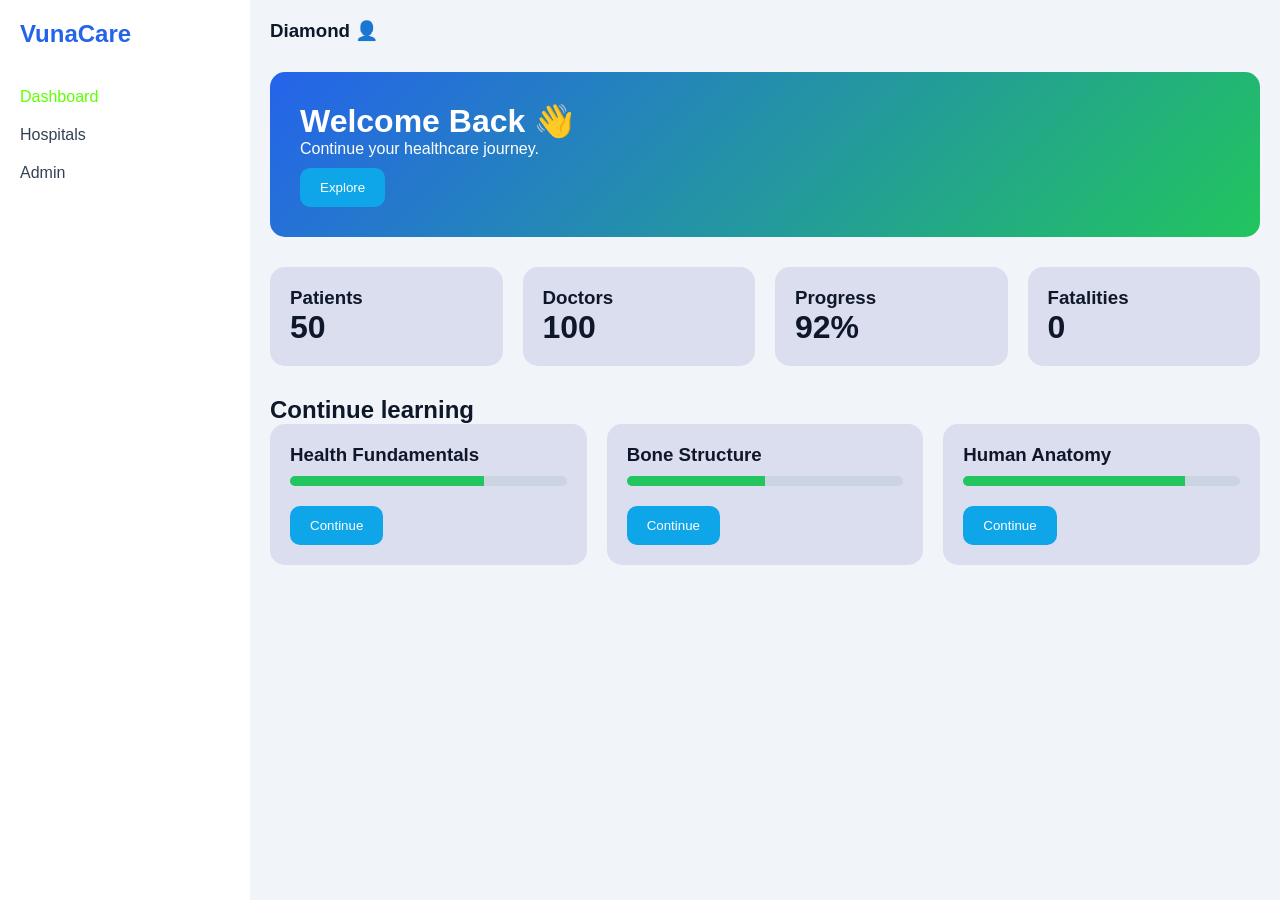
<file: index.html>
<!DOCTYPE html>
<html>
<head>
<title>VunaCare Dashboard</title>
<link rel="stylesheet" href="style.css">
</head>

<body>

<div class="container">

<div class="sidebar">
<h2 class="logo">VunaCare</h2>

<ul>
<li><a style="color:rgb(94, 255, 0)" href="index.html" >Dashboard</a></li>
<li><a href="hospitals.html">Hospitals</a></li>
<li><a href="admin.html">Admin</a></li>
</ul>
</div>

<div class="main">

<div class="navbar">
<h3>Diamond 👤</h3>
</div>

<div class="hero">
<h1>Welcome Back 👋</h1>
<p>Continue your healthcare journey.</p>
<button class="btn">Explore</button>
</div>

<div class="stats">

<div class="card">
<h3>Patients</h3>
<h1>50</h1>
</div>

<div class="card">
<h3>Doctors</h3>
<h1>100</h1>
</div>

<div class="card">
<h3>Progress</h3>
<h1>92%</h1>
</div>

<div class="card">
<h3>Fatalities</h3>
<h1>0</h1>
</div>

</div>

<h2>Continue learning</h2>

<div class="course-grid">

<div class="card">
<h3>Health Fundamentals</h3>

<div class="progress">
<div class="progress-bar" style="width:70%"></div>
</div>

<button class="btn">Continue</button>
</div>

<div class="card">
<h3>Bone Structure</h3>

<div class="progress">
<div class="progress-bar" style="width:50%"></div>
</div>

<button class="btn">Continue</button>
</div>

<div class="card">
<h3>Human Anatomy</h3>

<div class="progress">
<div class="progress-bar" style="width:80%"></div>
</div>

<button class="btn">Continue</button>
</div>

</div>

</div>

</div>

</body>
</html>
</file>
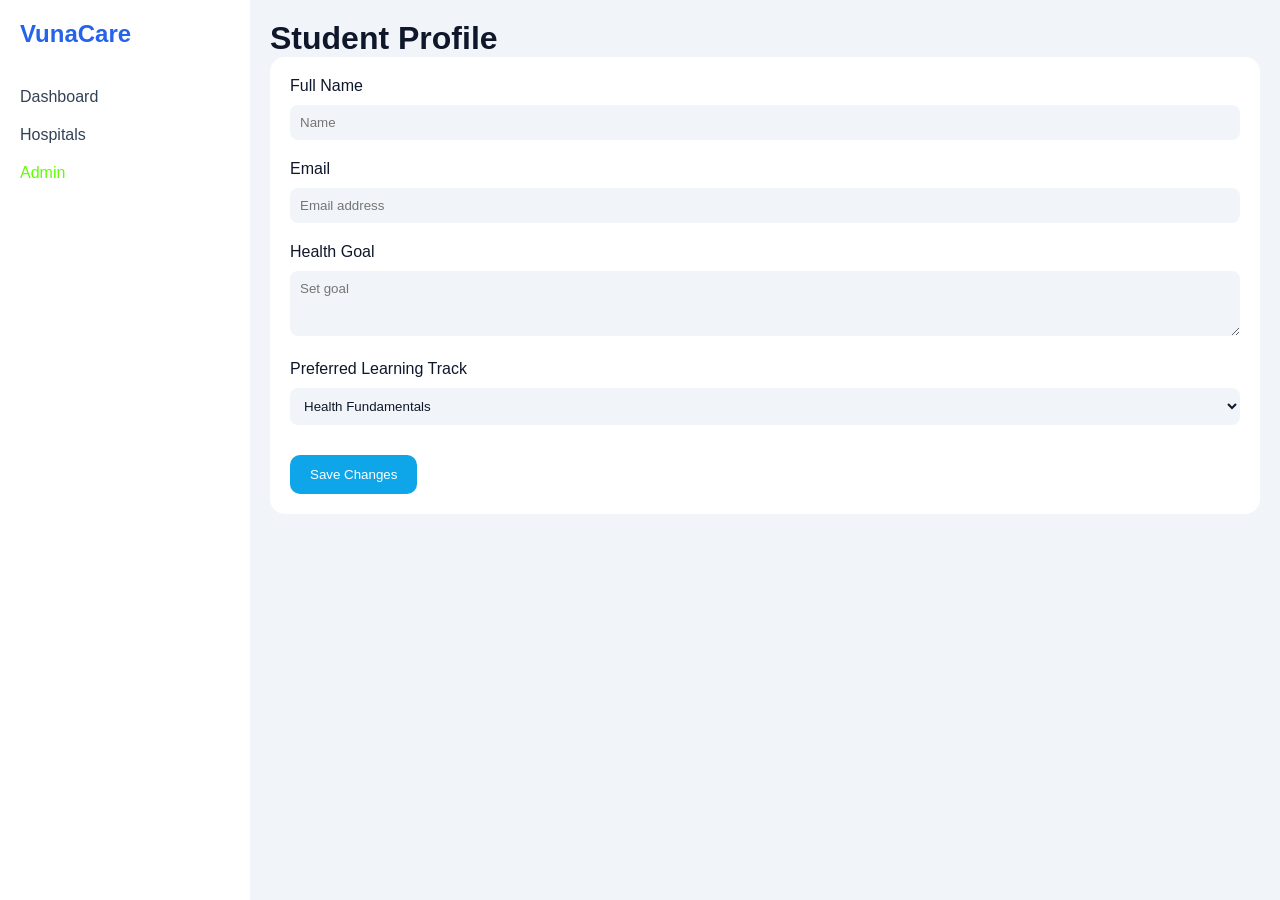
<file: admin.html>
<!DOCTYPE html>
<html>
<head>
<title>Profile</title>
<link rel="stylesheet" href="style.css">
</head>

<body>

<div class="container">

<div class="sidebar">
<h2 class="logo">VunaCare</h2>

<ul>
<li><a href="index.html">Dashboard</a></li>
<li><a href="hospitals.html">Hospitals</a></li>
<li><a style="color:rgb(94, 255, 0)" href="admin.html">Admin</a></li>
</ul>
</div>

<div class="main">

<h1>Student Profile</h1>

<form>

<label>Full Name</label>
<input type="text" placeholder="Name">

<label>Email</label>
<input type="email" placeholder="Email address" >

<label>Health Goal</label>
<textarea rows="3" placeholder="Set goal"></textarea>

<label>Preferred Learning Track</label>

<select>
<option>Health Fundamentals</option>
<option>Bone Structure</option>
<option>Human Anatomy</option>
</select>

<button class="btn">
Save Changes
</button>

</form>

</div>

</div>

</body>
</html>
</file>
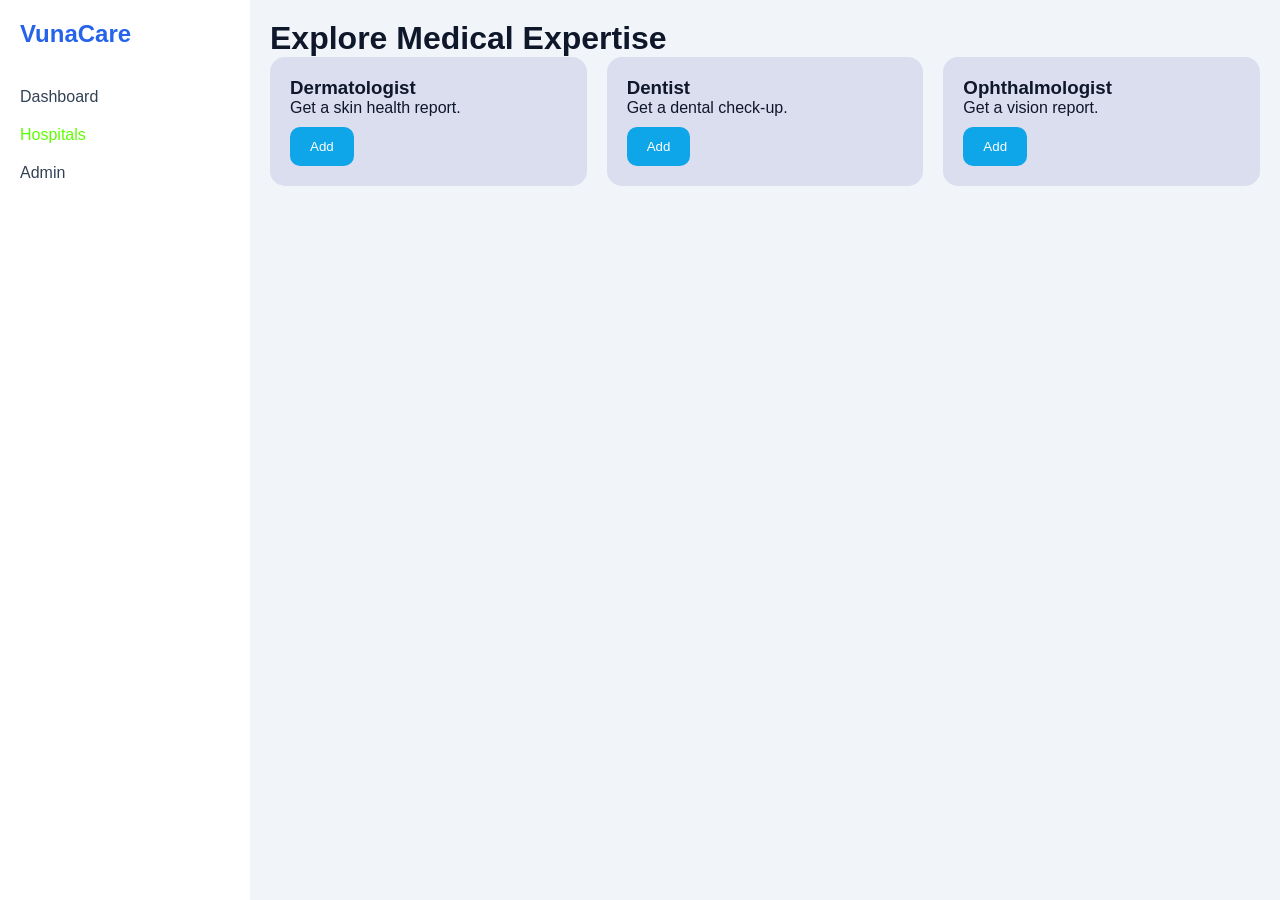
<file: hospitals.html>
<!DOCTYPE html>
<html>
<head>
<title>Hospitals</title>
<link rel="stylesheet" href="style.css">
   
</head>

<body>

<div class="container">

<div class="sidebar">
<h2 class="logo">VunaCare</h2>

<ul>
<li><a href="index.html">Dashboard</a></li>
<li><a style="color:rgb(94, 255, 0)" href="hospitals.html">Hospitals</a></li>
<li><a href="admin.html" >Admin</a></li>
</ul>
</div>

<div class="main">

<h1>Explore Medical Expertise</h1>

<div class="course-grid">

<div class="card">
<h3>Dermatologist</h3>
<p>Get a skin health report.</p>
<button class="btn enroll-btn">
    Add
</button>
</div>

<div class="card">
<h3>Dentist</h3>
<p>Get a dental check-up.</p>
<button class="btn enroll-btn">
    Add
</button>
</div>

<div class="card">
<h3>Ophthalmologist</h3>
<p>Get a vision report.</p>
<button class="btn enroll-btn">
    Add
</button>
</div>

</div>

</div>

</div>

<div class="modal" id="modal">

<div class="modal-content">
<h2>Course Enrollment</h2>

<p>Enroll in this course?</p>

<button class="btn" id="closeModal">
Close
</button>

</div>

</div>

<script src="script.js"></script>

</script>
<script>
const modal = document.getElementById("modal");

const enrollButtons = document.querySelectorAll(".enroll-btn");

const closeModal = document.getElementById("closeModal");

enrollButtons.forEach(button => {
    button.addEventListener("click", () => {
        modal.style.display = "flex";
    });
});

closeModal.addEventListener("click", () => {
    modal.style.display = "none";
});

window.onclick = function(event) {
    if (event.target === modal) {
        modal.style.display = "none";
    }
};
</script>
</body>
</html>
</file>
<file: style.css>
*{
    margin:0;
    padding:0;
    box-sizing:border-box;
    font-family:'Poppins',sans-serif;
}

body{
    background:#F1F5F9;
    color:#0F172A;
}

.container{
    display:flex;
    min-height:100vh;
}


.sidebar{
    width:250px;
    background:#FFFFFF;
    padding:20px;
}

.logo{
    font-size:24px;
    font-weight:bold;
    margin-bottom:40px;
    color:#2563EB;
}

.sidebar ul{
    list-style:none;
}

.sidebar ul li{
    margin:20px 0;
}

.sidebar ul li a{
    text-decoration:none;
    color:#334155;
    transition:0.3s;
}

.sidebar ul li a:hover{
    color:#0EA5E9;
    border: #0EA5E9  solid;
    border-radius: 4px;
    padding: 4px;
}




.main{
    flex:1;
    padding:20px;
}


.navbar{
    display:flex;
    justify-content:space-between;
    align-items:center;
    margin-bottom:30px;
}




.hero{
    background:linear-gradient(
        135deg,
        #2563EB,
        #22C55E
    );
    padding:30px;
    border-radius:15px;
    margin-bottom:30px;
    color:#FFFFFF;
}


.btn{
    background:#0EA5E9;
    color:white;
    border:none;
    padding:12px 20px;
    border-radius:10px;
    cursor:pointer;
    margin-top:10px;
}

.btn:hover{
    background:#2563EB;
}


.stats{
    display:grid;
    grid-template-columns:repeat(4,1fr);
    gap:20px;
    margin-bottom:30px;
}

.card{
    background:#dbdeee;
    padding:20px;
    border-radius:15px;
    transition:0.3s;
    color:#0F172A;
}
.btn enroll-btn a{
    text-decoration: none;
    color: #FFFFFF;
}
.card:hover{
    transform:translateY(-8px);
}


.course-grid{
    display:grid;
    grid-template-columns:
    repeat(auto-fit,minmax(250px,1fr));
    gap:20px;
}

.progress{
    background:#CBD5E1;
    height:10px;
    border-radius:10px;
    overflow:hidden;
    margin:10px 0;
}

.progress-bar{
    height:100%;
    background:#22C55E;
}


form{
    background:#FFFFFF;
    padding:20px;
    border-radius:15px;
    color:#0F172A;
}

form input,
form textarea,
form select{
    width:100%;
    padding:10px;
    margin:10px 0 20px;
    border:none;
    border-radius:8px;
    background:#F1F5F9;
    color:#0F172A;
}


.modal{
    display:none;
    position:fixed;
    top:0;
    left:0;
    width:100%;
    height:100%;
    background:rgba(15,23,42,.5);
    justify-content:center;
    align-items:center;
}

.modal-content{
    background:#FFFFFF;
    color:#0F172A;
    padding:30px;
    border-radius:15px;
    text-align:center;
}
.modal{
    display:none;
    position:fixed;
    top:0;
    left:0;
    width:100%;
    height:100%;
    background:rgba(0,0,0,0.5);
    justify-content:center;
    align-items:center;
    z-index:1000;
}

.modal-content{
    background:#fff;
    width:420px;
    max-width:90%;
    padding:25px;
    border-radius:12px;
    box-shadow:0 5px 15px rgba(0,0,0,0.3);
    position:relative;
}

.modal-content h2{
    margin-bottom:20px;
    color:#2c3e50;
}

.modal-content label{
    display:block;
    margin-top:10px;
    margin-bottom:5px;
    font-weight:bold;
}

.modal-content input,
.modal-content textarea{
    width:100%;
    padding:10px;
    border:1px solid #ddd;
    border-radius:6px;
    margin-bottom:15px;
}

#closeModal{
    position:absolute;
    top:10px;
    right:15px;
    font-size:25px;
    cursor:pointer;
}

.modal-content .btn{
    width:100%;
}

@media(max-width:768px){

    .container{
        flex-direction:column;
    }

    .sidebar{
        width:100%;
    }

    .stats{
        grid-template-columns:1fr;
    }

    .navbar{
        flex-direction:column;
        gap:15px;
    }
}
</file>
